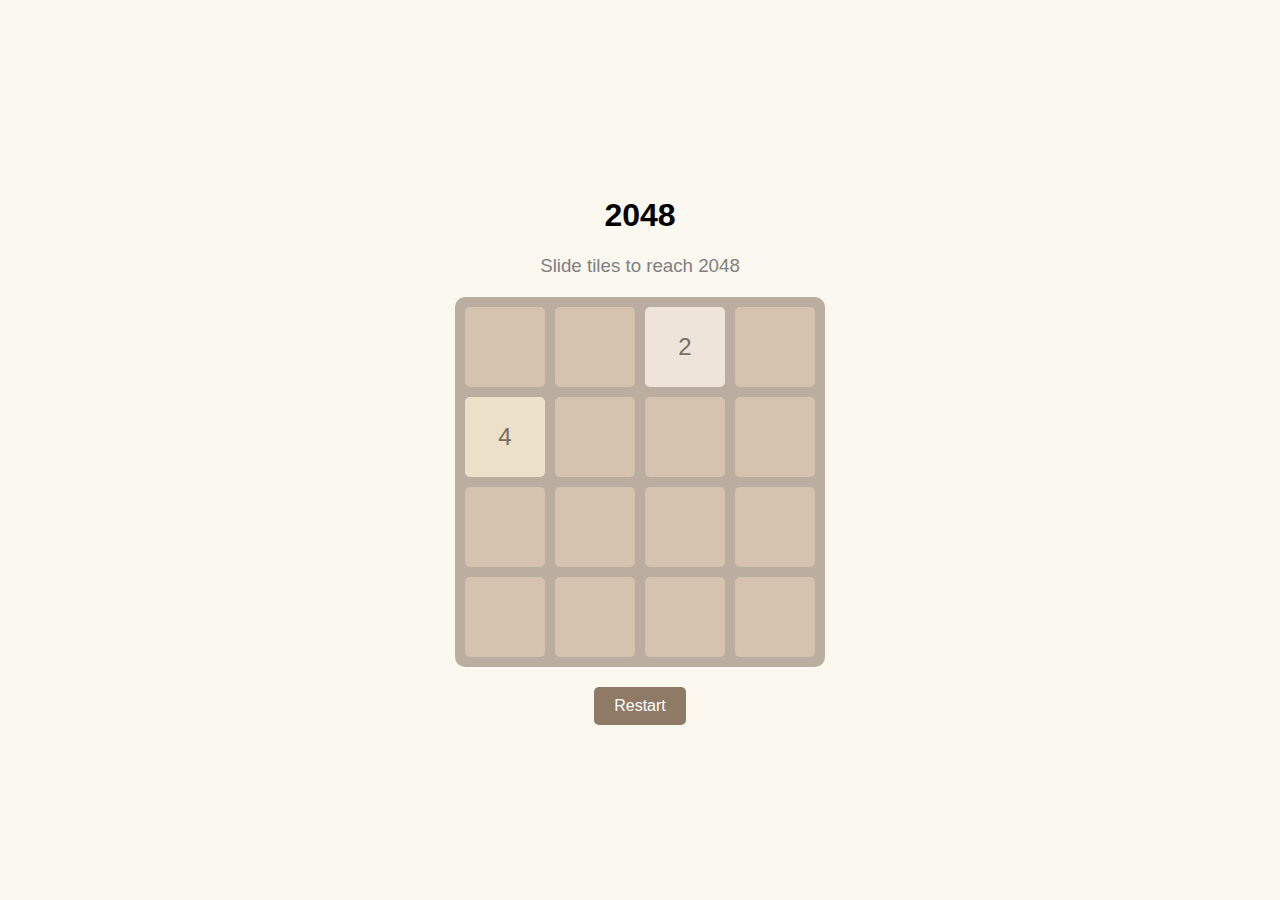
<file: 2048/index.html>
<!DOCTYPE html>
<html lang="en">
<head>
    <meta charset="UTF-8">
    <meta name="viewport" content="width=device-width, initial-scale=1.0">
    <title>2048</title>
    <link rel="styleSheet" href="style.css"/>
</head>
<body>
    <div class="game-container">
        <h1>2048</h1>
        <h3>Slide tiles to reach 2048</h3>
        <div id="grid-container">
        </div>
        <button id="restart-btn">Restart</button>
    </div>
    <script src="app.js"></script>
    
</body>
</html>
</file>
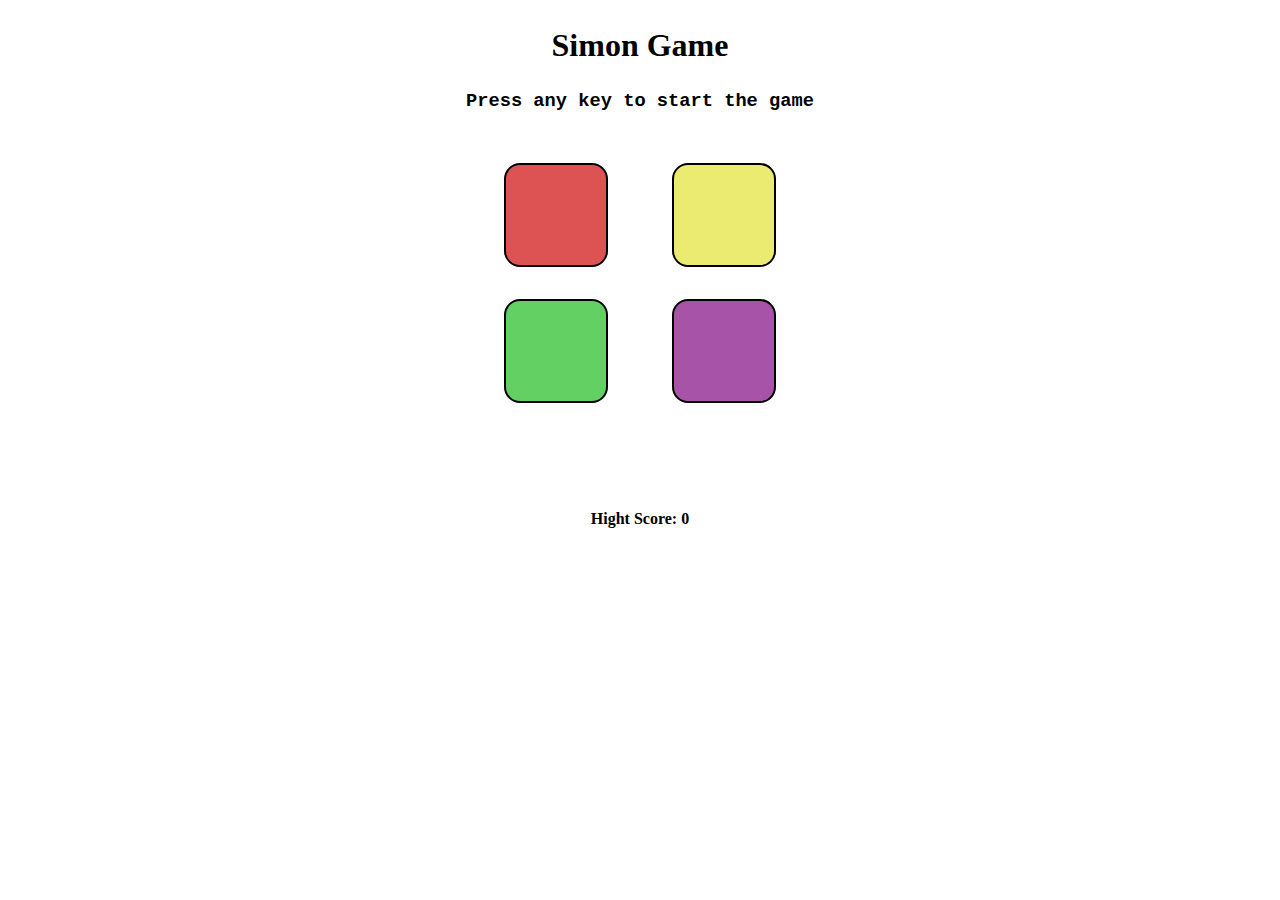
<file: SimonSays/index.html>
<!DOCTYPE html>
<html lang="en">
<head>
    <meta charset="UTF-8">
    <meta name="viewport" content="width=device-width, initial-scale=1.0">
    <title>Simon Says Game</title>
    <Link rel="styleSheet" href="style.css"></Link>
</head>
<body>
    <h2>Simon Game</h2>
    <h3>Press any key to start the game</h3>
    <div class="btn-container">
        <div class="line-1">
            <div class="btn red" type="button" id="red"></div>
            <div class="btn green" type="button" id="green"></div>

        </div>
        <div class="line-2">
            <div class="btn yellow" type="button" id="yellow"></div>
            <div class="btn purple" type="button" id="purple"></div>
        </div>
    </div>

    <br>
    <br>
    <br>
    <h4>Hight Score: 0</h4>
    <script src="app.js"></script>
</body>
</html>
</file>
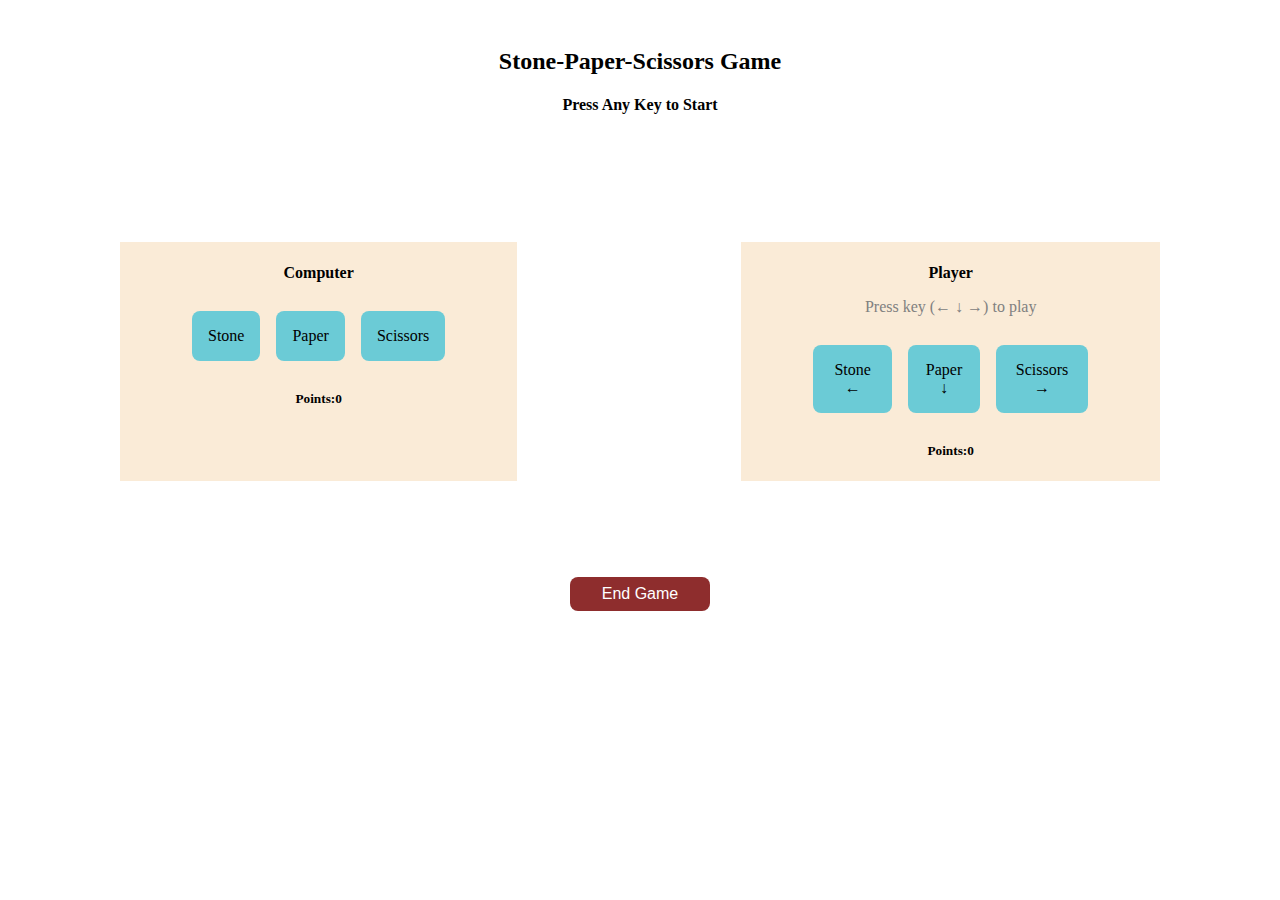
<file: Stone-Paper_Scissors/index.html>
<!DOCTYPE html>
<html lang="en">
<head>
    <meta charset="UTF-8">
    <meta name="viewport" content="width=device-width, initial-scale=1.0">
    <title>Stone-Paper-Scissors</title>
    <link rel="styleSheet" href="style.css"/>
</head>
<body>
    <h2 class="heading">Stone-Paper-Scissors Game</h2>

    <h4  class="counter">Press Any Key to Start</h4>
    <div class="container">
    <div class="computer">
        <h4 class="comp">Computer</h4>
        <div class="box">
            <div class="C1 box1 Stone" id="C1">Stone</div>
            <div class="C2 box1 Paper" id="C2">Paper</div>
            <div class="C3 box1 Scissors" id="C3">Scissors</div>
        </div>
        <h5 class="Score-C">Points:0</h5>
    </div>
    <div class="user">
        <h4 class="use">Player <p>Press key (&#8592; &#8595; &#8594;) to play </p></h4>

        <div class="box">
            <div class="P1 box1 Stone" id="P1">Stone &#8592;</div>
            <div class="P2 box1 Paper" id="P2">Paper &#8595;</div>
            <div class="P3 box1 Scissors" id="P3">Scissors &#8594;</div>
        </div>
        <h5 class="Score-P">Points:0</h5>
    </div>
    </div>

    <button>End Game</button>
    <script src="app.js"></script>
    
</body>
</html>
</file>
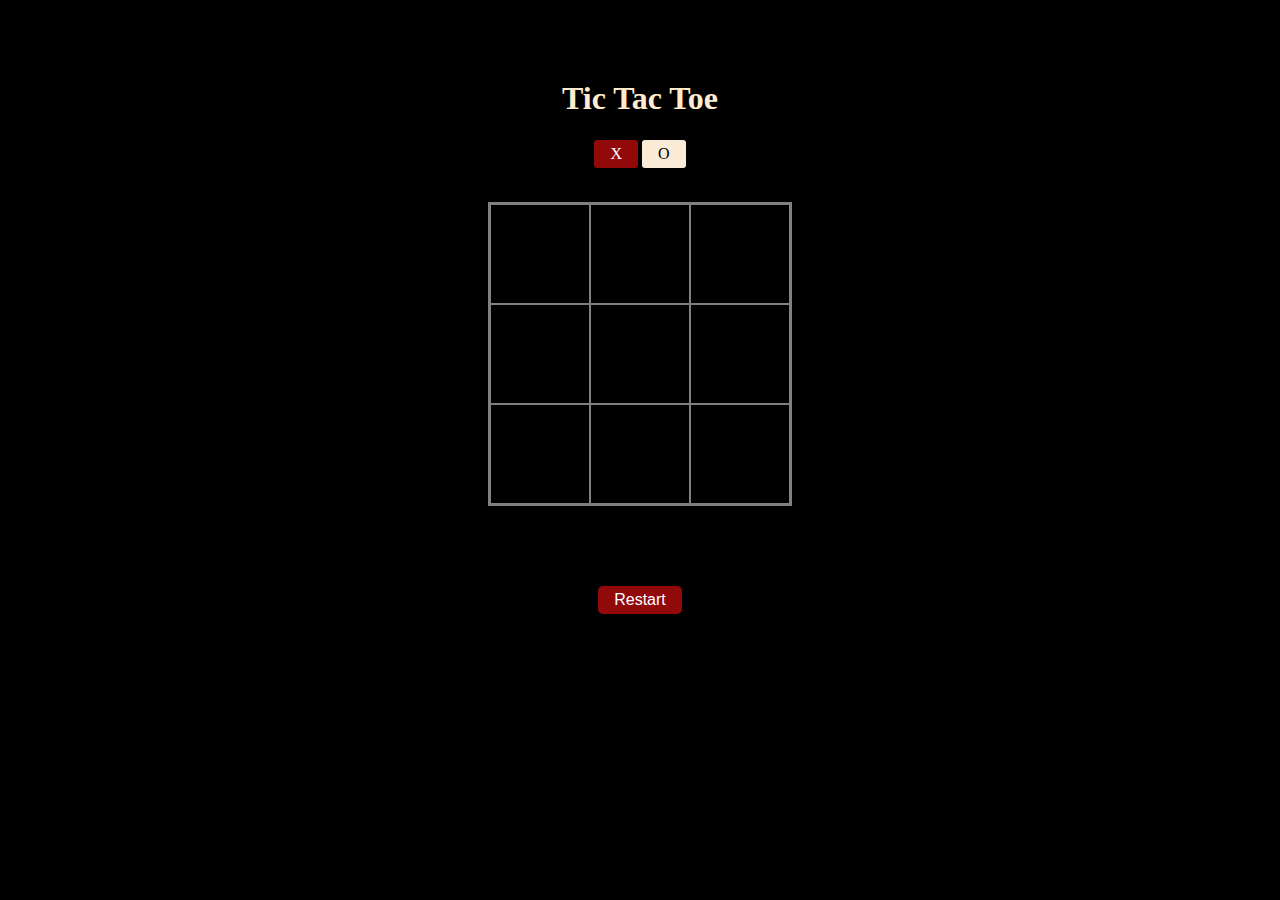
<file: Tic-Tac-Toe/index.html>
<!DOCTYPE html>
<html lang="en">
<head>
    <meta charset="UTF-8">
    <meta name="viewport" content="width=device-width, initial-scale=1.0">
    <title>Tic-Tac_toe</title>
    <link rel="styleSheet" href="style.css"/>
</head>
<body>
    <h1>Tic Tac Toe</h1>

    <div class="Player_turn">
        <div class="turn X active">X</div>
        <div class="turn O">O</div>
    
    </div>

    <div class="container">
        <div class="cell" data-index="0"></div>
        <div class="cell" data-index="1"></div>
        <div class="cell" data-index="2"></div>
        <div class="cell" data-index="3"></div>
        <div class="cell" data-index="4"></div>
        <div class="cell" data-index="5"></div>
        <div class="cell" data-index="6"></div>
        <div class="cell" data-index="7"></div>
        <div class="cell" data-index="8"></div>

       
    </div>
    <p class="winner_display"></p>

    <button id="restart">Restart</button>

    <script src="app.js"></script>
    
</body>
</html>
</file>
<file: 2048/style.css>
body {
    font-family: Arial, sans-serif;
    display: flex;
    justify-content: center;
    align-items: center;
    height: 100vh;
    background-color: #faf8ef;
    margin: 0;
}

.game-container {
    text-align: center;
}

#grid-container {
    display: grid;
    grid-template-columns: repeat(4, 80px);
    grid-template-rows: repeat(4, 80px);
    gap: 10px;
    margin: 20px auto;
    background: #bbada0;
    padding: 10px;
    border-radius: 10px;
}

.tile {
    width: 80px;
    height: 80px;
    display: flex;
    justify-content: center;
    align-items: center;
    font-size: 24px;
    color: #776e65;
    background: #d6c3af;
    border-radius: 5px;
}

.tile-2 {
    background: #eee4da;
}

.tile-4 {
    background: #ede0c8;
}

.tile-8 {
    background: #f2b179;
    color: #f9f6f2;
}

#restart-btn {
    padding: 10px 20px;
    font-size: 16px;
    background-color: #8f7a66;
    color: #fff;
    border: none;
    border-radius: 5px;
    cursor: pointer;
}

#restart-btn:hover {
    background-color: #776e65;
}
h3{
    font-weight: 100;
    color: gray;
}
</file>
<file: SimonSays/style.css>
body{
    text-align: center;
}
h2{
    font-size: 2rem;
}
h3{
    font-family: 'Courier New', Courier, monospace;
}
.btn-container{
    display: flex;
    justify-content: center;
    
}
.btn{
    border: 2px solid black;
    margin: 2rem;
    height: 100px;
    width: 100px;
    border-radius: 1rem;

}
.red{
    background-color: rgb(221, 82, 82);
}
.yellow{
    background-color: rgb(235, 235, 113);
}
.green{
    background-color: rgb(98, 208, 98);
}
.purple{
    background-color: rgb(167, 83, 167);
}

.flash{
    background-color: aliceblue;
}
</file>
<file: Stone-Paper_Scissors/style.css>
body{
    text-align: center;
}
.heading{
    margin-top: 3rem;
}
.container{
    display: flex;
    justify-content: center;
    margin-top: 8rem;
}
.computer{
    margin-left: 7rem;
    margin-right: 7rem;
    background-color: antiquewhite;
    padding-left: 3rem;
    padding-right: 3rem;
}
.box{
    display: flex;
    
    margin: 1rem;
}
.use p{
    font-weight: 100;
    color: gray;
}
.box1{
    background-color: rgb(107, 203, 214);
    margin:.5rem;
    padding: 1rem;
    border-radius: .5rem;
}
.user{
    margin-left: 7rem;
    margin-right: 7rem;
    background-color: antiquewhite;
    padding-left: 3rem;
    padding-right: 3rem;

}
button{
    margin-top: 6rem;
    padding-left:2rem ;
    padding-right: 2rem;
    padding-top: .5rem;
    padding-bottom: .5rem;
    background-color: rgb(142, 45, 45);
    border: none;
    border-radius: .5rem;
    font: 1em sans-serif;
    color: white;
}
button:hover{
    background-color:  antiquewhite;;
    color: #000;
}

.active{
    background-color: rgb(82, 212, 56);
    color: #000;
    font-weight: bold;
}
</file>
<file: Tic-Tac-Toe/style.css>
body{
    text-align: center;
    background-color: black;
    margin-top: 5rem;

}

h1{
    color: blanchedalmond;
}
.Player_turn{
    display:flex;
    flex-direction: row;
    justify-content: center;
    
}
.turn{
    background-color: antiquewhite;
    border: solid 2px black;
    padding-top: .3rem ;
    padding-bottom: 0.3rem;
    padding-left: 1rem;
    padding-right: 1rem;
    border-radius: 5px;

}
.turn.active {
    background-color:  rgb(145, 9, 9);
    color: white;
}
.container{
   
   margin: auto;
   margin-top: 2rem;
   border: 2px solid gray;
   height:300px;
   width: 300px;
   display: flex;
   flex-wrap: wrap;

}
.cell{
    display: flex;
    justify-content: center;
    align-items: center;

    border: 1px solid gray;
    width: 98px;
    text-align: center;
    color: white;
  
}
.cell.taken{
    pointer-events: none;
}
.cell:hover{
    background-color: aquamarine;
}

button{
    font: 1em sans-serif;
    margin-top: 4rem;
    padding-top: .3rem ;
    padding-bottom: 0.3rem;
    padding-left: 1rem;
    padding-right: 1rem;
    border-radius: 5px;
    border: none;
    background-color: rgb(145, 9, 9);
    color: white;


}
button:hover{
    background-color: antiquewhite;
    color: black;
}
.winner_display{
    color: white;
}
.colorchange{
    background-color: rgb(244, 73, 73);
}
</file>
